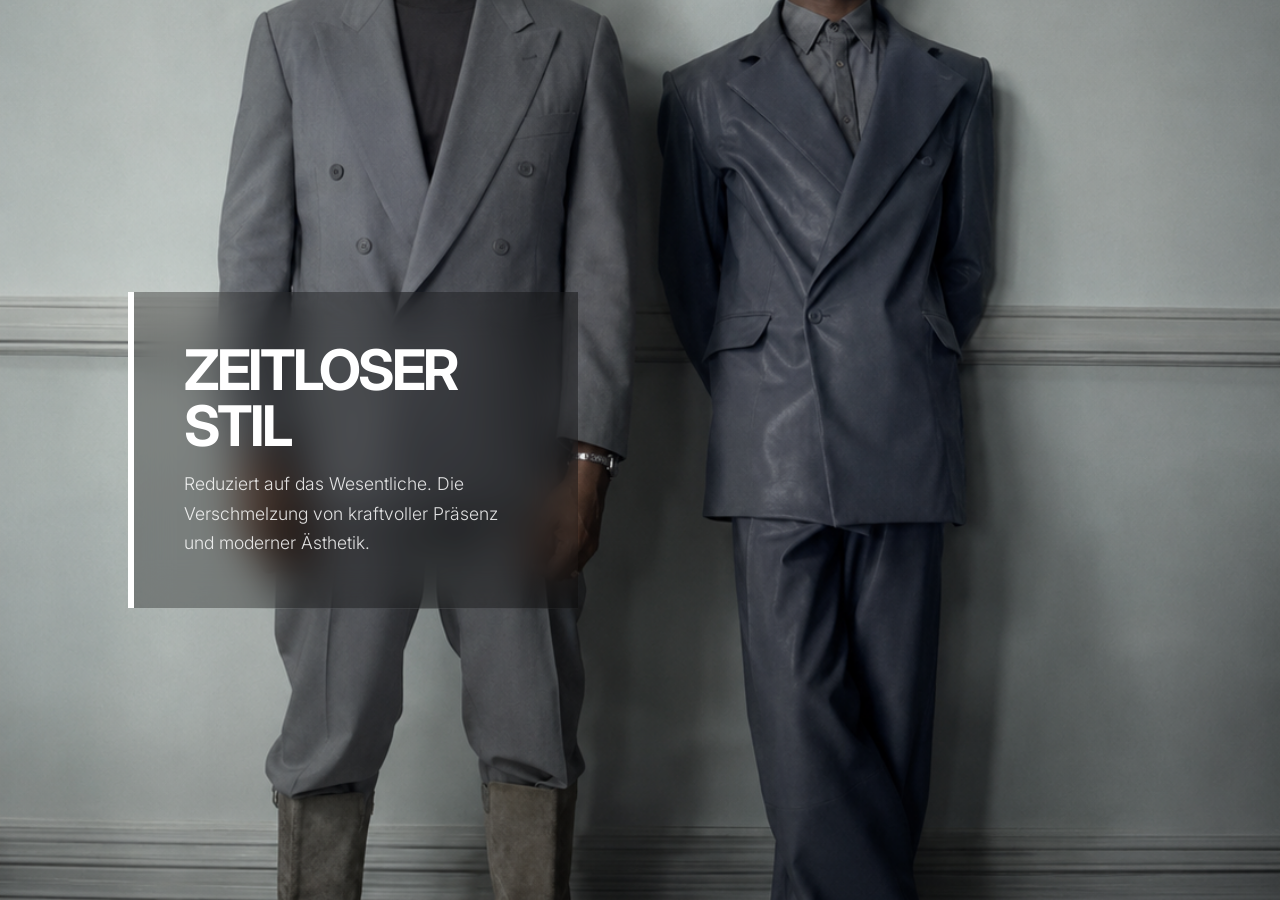
<file: index.html>
<!DOCTYPE html>
<html lang="de">
<head>
    <meta charset="UTF-8">
    <meta name="viewport" content="width=device-width, initial-scale=1.0">
    <title>High-End Ästhetik</title>
    <link href="https://fonts.googleapis.com/css2?family=Inter:wght@300;700&display=swap" rel="stylesheet">
    <style>
        * { margin: 0; padding: 0; box-sizing: border-box; }
        
        body, html {
            height: 100%;
            font-family: 'Inter', sans-serif;
            color: #ffffff;
            overflow: hidden;
        }

        /* Hero Sektion mit sanftem Zoom-Effekt beim Laden */
        .hero {
            height: 100vh;
            width: 100vw;
            background: url('kanye.png') no-repeat center center fixed;
            background-size: cover;
            display: flex;
            align-items: center;
            justify-content: flex-start;
            padding-left: 10%;
            animation: zoomIn 15s infinite alternate ease-in-out;
        }

        /* Glassmorphism mit subtiler Schatten-Animation */
        .content {
            background: rgba(0, 0, 0, 0.3);
            backdrop-filter: blur(20px);
            -webkit-backdrop-filter: blur(20px);
            padding: 50px;
            border-left: 6px solid #ffffff;
            max-width: 450px;
            animation: slideIn 1.2s cubic-bezier(0.16, 1, 0.3, 1);
        }

        h1 {
            font-size: 3.5rem;
            letter-spacing: -3px;
            text-transform: uppercase;
            margin-bottom: 15px;
            line-height: 1;
        }

        p {
            font-size: 1.1rem;
            font-weight: 300;
            line-height: 1.7;
            opacity: 0.85;
        }

        /* Animationen */
        @keyframes zoomIn {
            from { background-size: 100% 100%; }
            to { background-size: 110% 110%; }
        }

        @keyframes slideIn {
            from { opacity: 0; transform: translateX(-50px); }
            to { opacity: 1; transform: translateX(0); }
        }
    </style>
</head>
<body>

<div class="hero">
    <div class="content">
        <h1>Zeitloser Stil</h1>
        <p>Reduziert auf das Wesentliche. Die Verschmelzung von kraftvoller Präsenz und moderner Ästhetik.</p>
    </div>
</div>

</body>
</html>
</file>
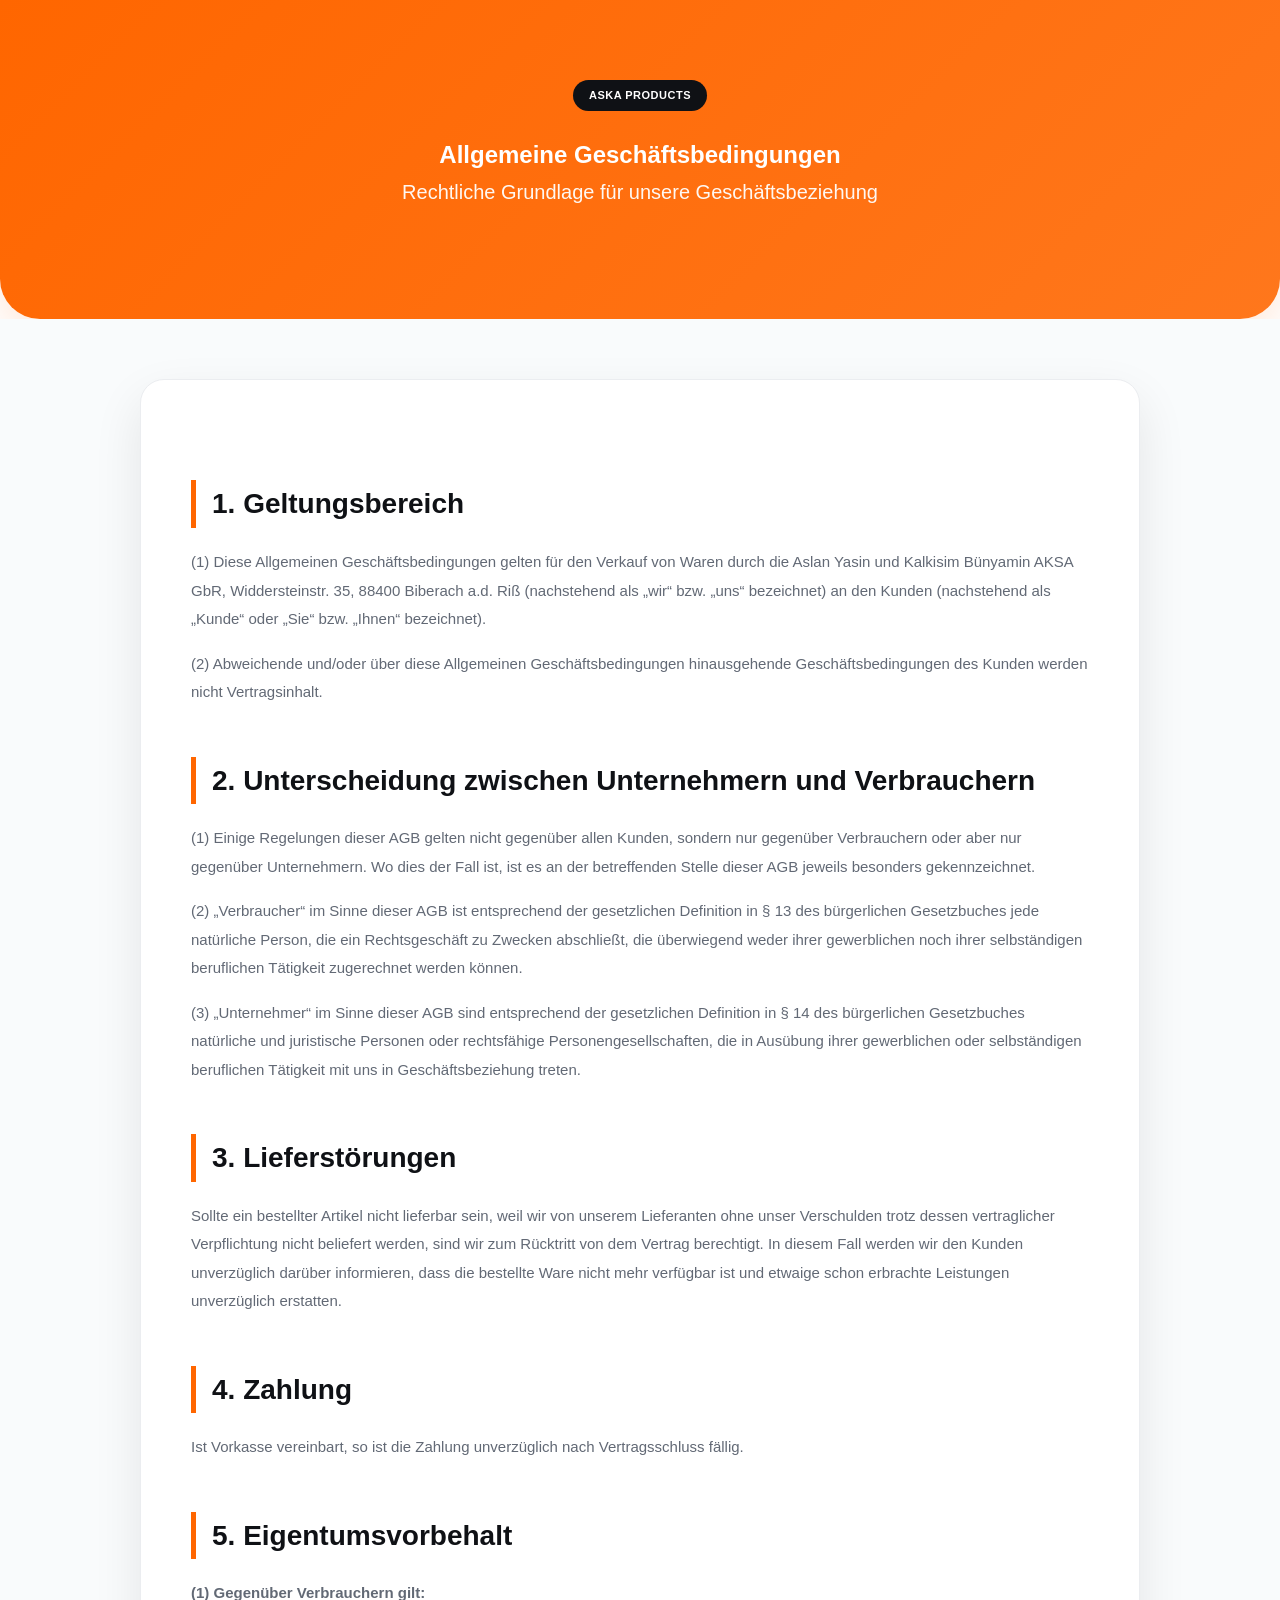
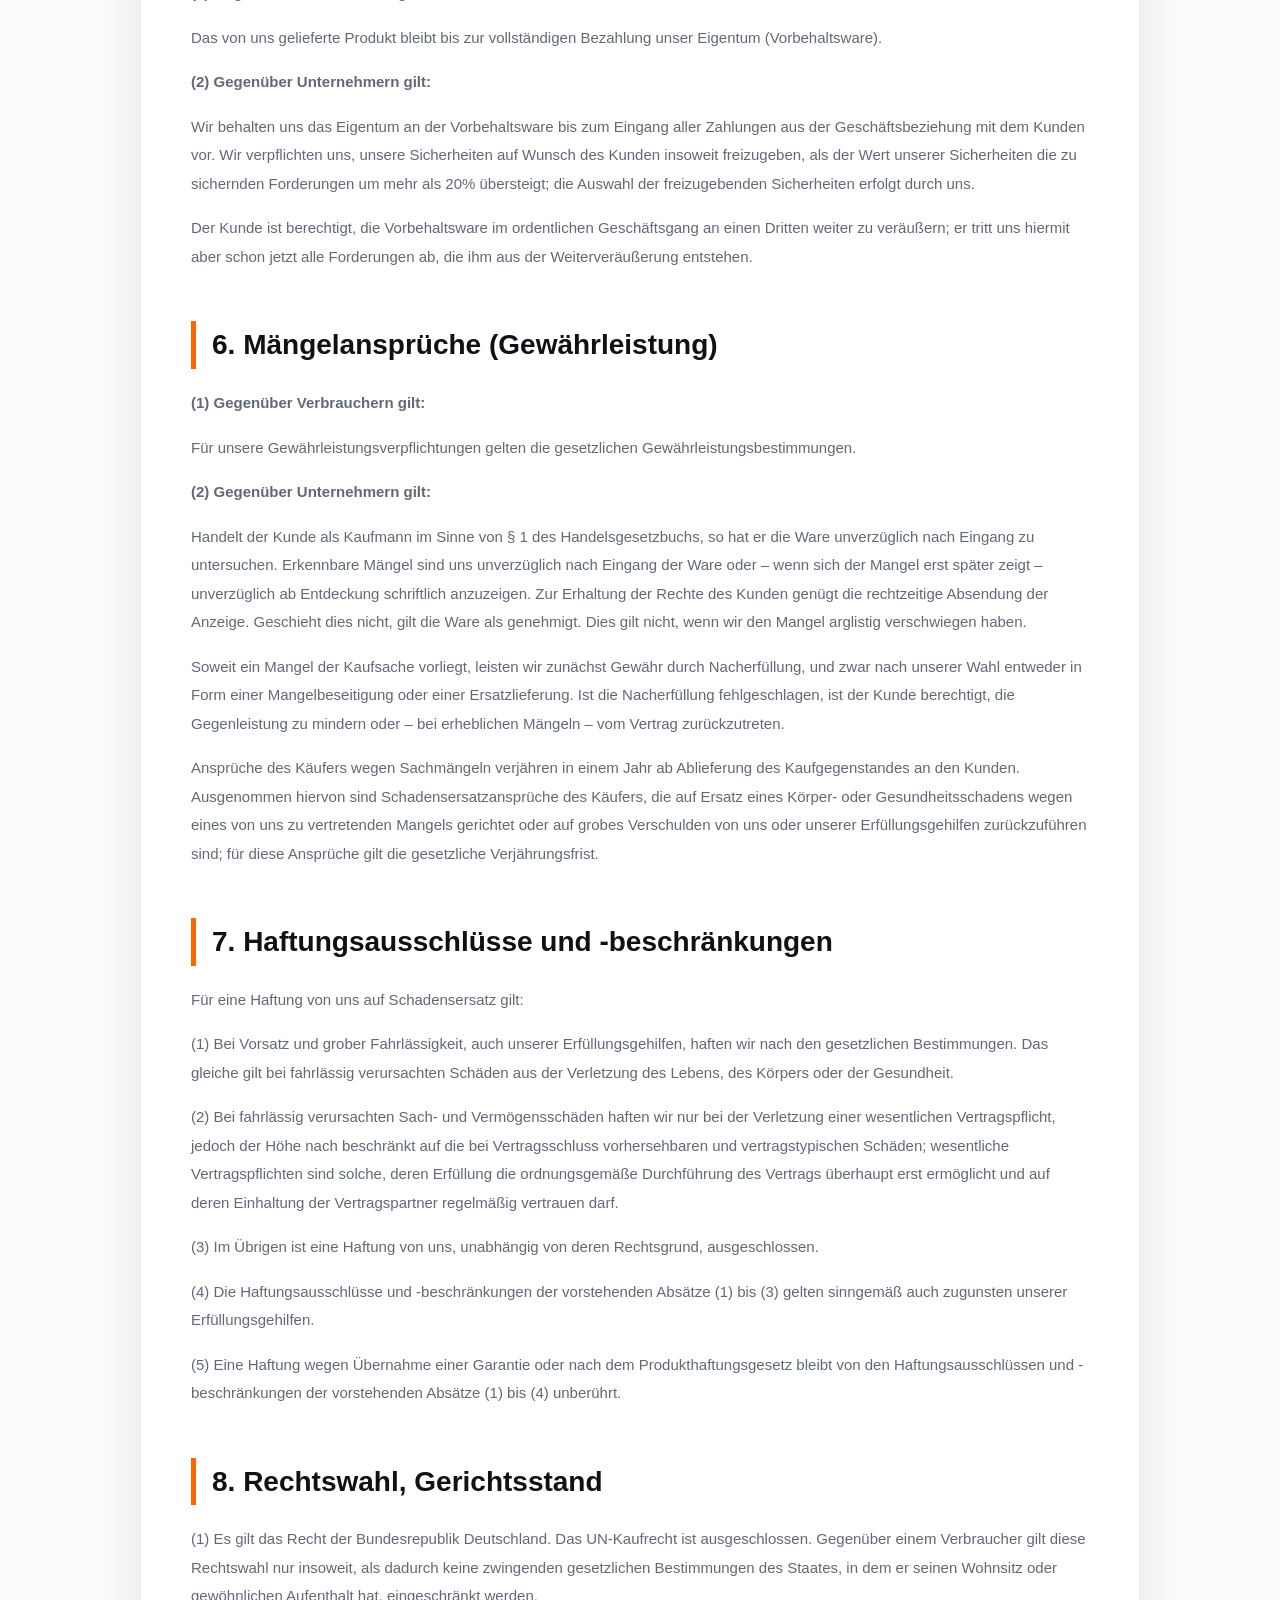
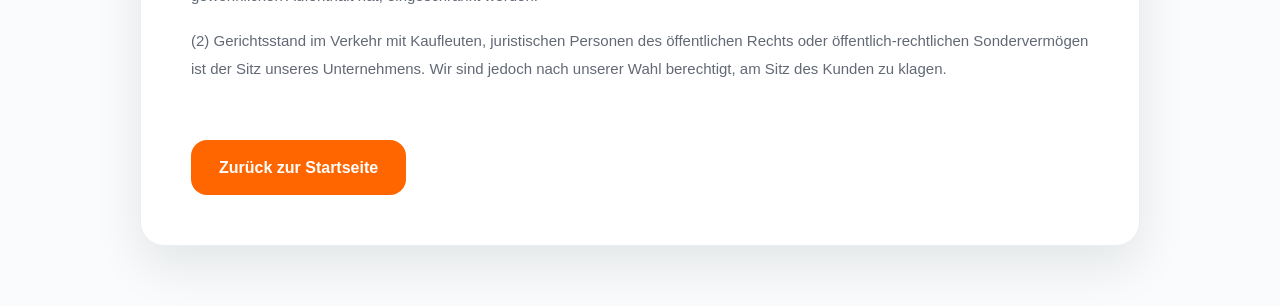
<file: agb.html>
<!DOCTYPE html>
<html lang="de">
<head>
<meta charset="UTF-8">
<meta name="viewport" content="width=device-width, initial-scale=1.0">
<title>AGB | ASKA PRODUCTS</title>
<link rel="stylesheet" href="style.css">
</head>
<body>

<section class="hero" style="padding:80px 6%; text-align:center;">
    <div style="width:100%;">
        <div class="hero-badge">ASKA PRODUCTS</div>
        <h1>Allgemeine Geschäftsbedingungen</h1>
        <p class="hero-tagline">Rechtliche Grundlage für unsere Geschäftsbeziehung</p>
    </div>
</section>

<div class="legal-page">
<div class="legal-container">

<h2>1. Geltungsbereich</h2>

<p>
(1) Diese Allgemeinen Geschäftsbedingungen gelten für den Verkauf von Waren durch die
Aslan Yasin und Kalkisim Bünyamin AKSA GbR, Widdersteinstr. 35, 88400 Biberach a.d. Riß
(nachstehend als „wir“ bzw. „uns“ bezeichnet) an den Kunden (nachstehend als „Kunde“ oder „Sie“ bzw. „Ihnen“ bezeichnet).
</p>

<p>
(2) Abweichende und/oder über diese Allgemeinen Geschäftsbedingungen hinausgehende Geschäftsbedingungen des Kunden werden nicht Vertragsinhalt.
</p>

<h2>2. Unterscheidung zwischen Unternehmern und Verbrauchern</h2>

<p>
(1) Einige Regelungen dieser AGB gelten nicht gegenüber allen Kunden, sondern nur gegenüber Verbrauchern oder aber nur gegenüber Unternehmern. Wo dies der Fall ist, ist es an der betreffenden Stelle dieser AGB jeweils besonders gekennzeichnet.
</p>

<p>
(2) „Verbraucher“ im Sinne dieser AGB ist entsprechend der gesetzlichen Definition in § 13 des bürgerlichen Gesetzbuches jede natürliche Person, die ein Rechtsgeschäft zu Zwecken abschließt, die überwiegend weder ihrer gewerblichen noch ihrer selbständigen beruflichen Tätigkeit zugerechnet werden können.
</p>

<p>
(3) „Unternehmer“ im Sinne dieser AGB sind entsprechend der gesetzlichen Definition in § 14 des bürgerlichen Gesetzbuches natürliche und juristische Personen oder rechtsfähige Personengesellschaften, die in Ausübung ihrer gewerblichen oder selbständigen beruflichen Tätigkeit mit uns in Geschäftsbeziehung treten.
</p>

<h2>3. Lieferstörungen</h2>

<p>
Sollte ein bestellter Artikel nicht lieferbar sein, weil wir von unserem Lieferanten ohne unser Verschulden trotz dessen vertraglicher Verpflichtung nicht beliefert werden, sind wir zum Rücktritt von dem Vertrag berechtigt. In diesem Fall werden wir den Kunden unverzüglich darüber informieren, dass die bestellte Ware nicht mehr verfügbar ist und etwaige schon erbrachte Leistungen unverzüglich erstatten.
</p>

<h2>4. Zahlung</h2>

<p>
Ist Vorkasse vereinbart, so ist die Zahlung unverzüglich nach Vertragsschluss fällig.
</p>

<h2>5. Eigentumsvorbehalt</h2>

<p><strong>(1) Gegenüber Verbrauchern gilt:</strong></p>

<p>
Das von uns gelieferte Produkt bleibt bis zur vollständigen Bezahlung unser Eigentum (Vorbehaltsware).
</p>

<p><strong>(2) Gegenüber Unternehmern gilt:</strong></p>

<p>
Wir behalten uns das Eigentum an der Vorbehaltsware bis zum Eingang aller Zahlungen aus der Geschäftsbeziehung mit dem Kunden vor. Wir verpflichten uns, unsere Sicherheiten auf Wunsch des Kunden insoweit freizugeben, als der Wert unserer Sicherheiten die zu sichernden Forderungen um mehr als 20% übersteigt; die Auswahl der freizugebenden Sicherheiten erfolgt durch uns.
</p>

<p>
Der Kunde ist berechtigt, die Vorbehaltsware im ordentlichen Geschäftsgang an einen Dritten weiter zu veräußern; er tritt uns hiermit aber schon jetzt alle Forderungen ab, die ihm aus der Weiterveräußerung entstehen.
</p>

<h2>6. Mängelansprüche (Gewährleistung)</h2>

<p><strong>(1) Gegenüber Verbrauchern gilt:</strong></p>

<p>
Für unsere Gewährleistungsverpflichtungen gelten die gesetzlichen Gewährleistungsbestimmungen.
</p>

<p><strong>(2) Gegenüber Unternehmern gilt:</strong></p>

<p>
Handelt der Kunde als Kaufmann im Sinne von § 1 des Handelsgesetzbuchs, so hat er die Ware unverzüglich nach Eingang zu untersuchen. Erkennbare Mängel sind uns unverzüglich nach Eingang der Ware oder – wenn sich der Mangel erst später zeigt – unverzüglich ab Entdeckung schriftlich anzuzeigen. Zur Erhaltung der Rechte des Kunden genügt die rechtzeitige Absendung der Anzeige. Geschieht dies nicht, gilt die Ware als genehmigt. Dies gilt nicht, wenn wir den Mangel arglistig verschwiegen haben.
</p>

<p>
Soweit ein Mangel der Kaufsache vorliegt, leisten wir zunächst Gewähr durch Nacherfüllung, und zwar nach unserer Wahl entweder in Form einer Mangelbeseitigung oder einer Ersatzlieferung. Ist die Nacherfüllung fehlgeschlagen, ist der Kunde berechtigt, die Gegenleistung zu mindern oder – bei erheblichen Mängeln – vom Vertrag zurückzutreten.
</p>

<p>
Ansprüche des Käufers wegen Sachmängeln verjähren in einem Jahr ab Ablieferung des Kaufgegenstandes an den Kunden. Ausgenommen hiervon sind Schadensersatzansprüche des Käufers, die auf Ersatz eines Körper- oder Gesundheitsschadens wegen eines von uns zu vertretenden Mangels gerichtet oder auf grobes Verschulden von uns oder unserer Erfüllungsgehilfen zurückzuführen sind; für diese Ansprüche gilt die gesetzliche Verjährungsfrist.
</p>

<h2>7. Haftungsausschlüsse und -beschränkungen</h2>

<p>
Für eine Haftung von uns auf Schadensersatz gilt:
</p>

<p>
(1) Bei Vorsatz und grober Fahrlässigkeit, auch unserer Erfüllungsgehilfen, haften wir nach den gesetzlichen Bestimmungen. Das gleiche gilt bei fahrlässig verursachten Schäden aus der Verletzung des Lebens, des Körpers oder der Gesundheit.
</p>

<p>
(2) Bei fahrlässig verursachten Sach- und Vermögensschäden haften wir nur bei der Verletzung einer wesentlichen Vertragspflicht, jedoch der Höhe nach beschränkt auf die bei Vertragsschluss vorhersehbaren und vertragstypischen Schäden; wesentliche Vertragspflichten sind solche, deren Erfüllung die ordnungsgemäße Durchführung des Vertrags überhaupt erst ermöglicht und auf deren Einhaltung der Vertragspartner regelmäßig vertrauen darf.
</p>

<p>
(3) Im Übrigen ist eine Haftung von uns, unabhängig von deren Rechtsgrund, ausgeschlossen.
</p>

<p>
(4) Die Haftungsausschlüsse und -beschränkungen der vorstehenden Absätze (1) bis (3) gelten sinngemäß auch zugunsten unserer Erfüllungsgehilfen.
</p>

<p>
(5) Eine Haftung wegen Übernahme einer Garantie oder nach dem Produkthaftungsgesetz bleibt von den Haftungsausschlüssen und -beschränkungen der vorstehenden Absätze (1) bis (4) unberührt.
</p>

<h2>8. Rechtswahl, Gerichtsstand</h2>

<p>
(1) Es gilt das Recht der Bundesrepublik Deutschland. Das UN-Kaufrecht ist ausgeschlossen. Gegenüber einem Verbraucher gilt diese Rechtswahl nur insoweit, als dadurch keine zwingenden gesetzlichen Bestimmungen des Staates, in dem er seinen Wohnsitz oder gewöhnlichen Aufenthalt hat, eingeschränkt werden.
</p>

<p>
(2) Gerichtsstand im Verkehr mit Kaufleuten, juristischen Personen des öffentlichen Rechts oder öffentlich-rechtlichen Sondervermögen ist der Sitz unseres Unternehmens. Wir sind jedoch nach unserer Wahl berechtigt, am Sitz des Kunden zu klagen.
</p>

<a href="index.html" class="back-home">Zurück zur Startseite</a>

</div>
</div>

</body>
</html>
</file>
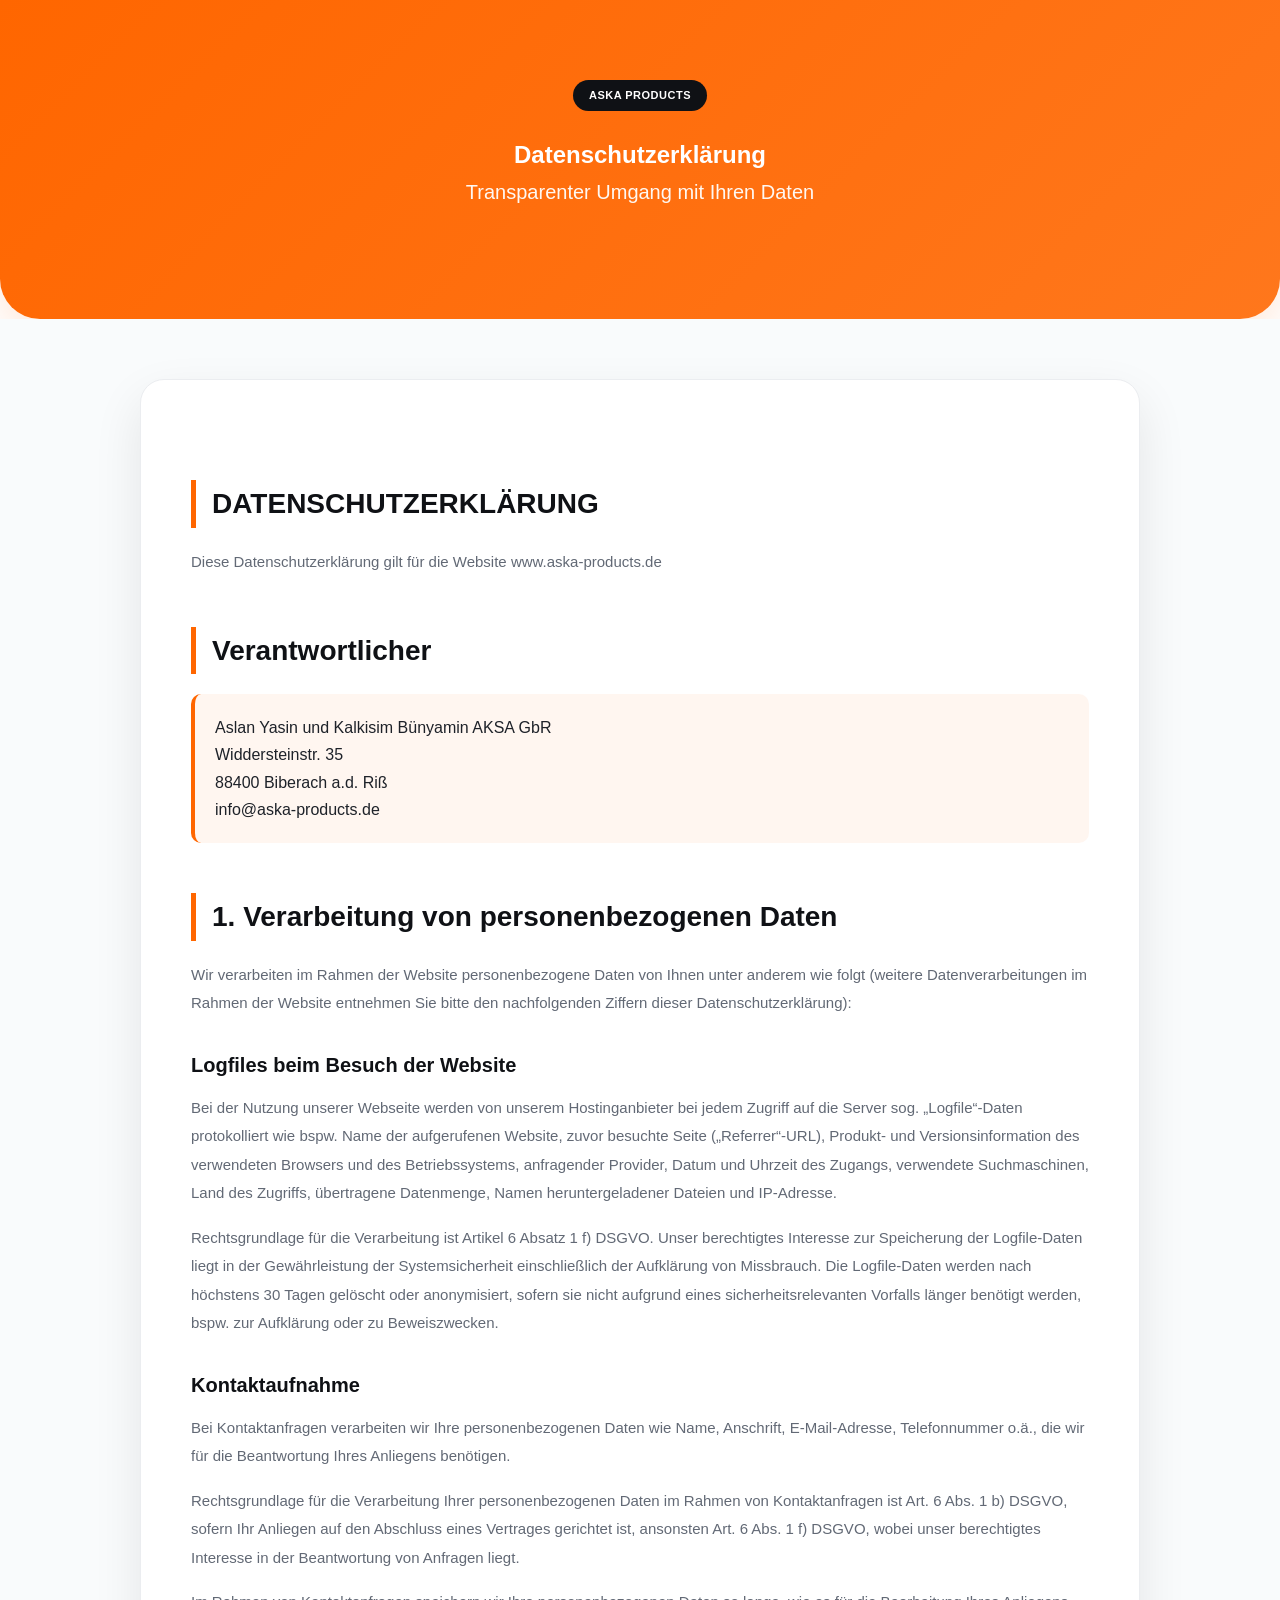
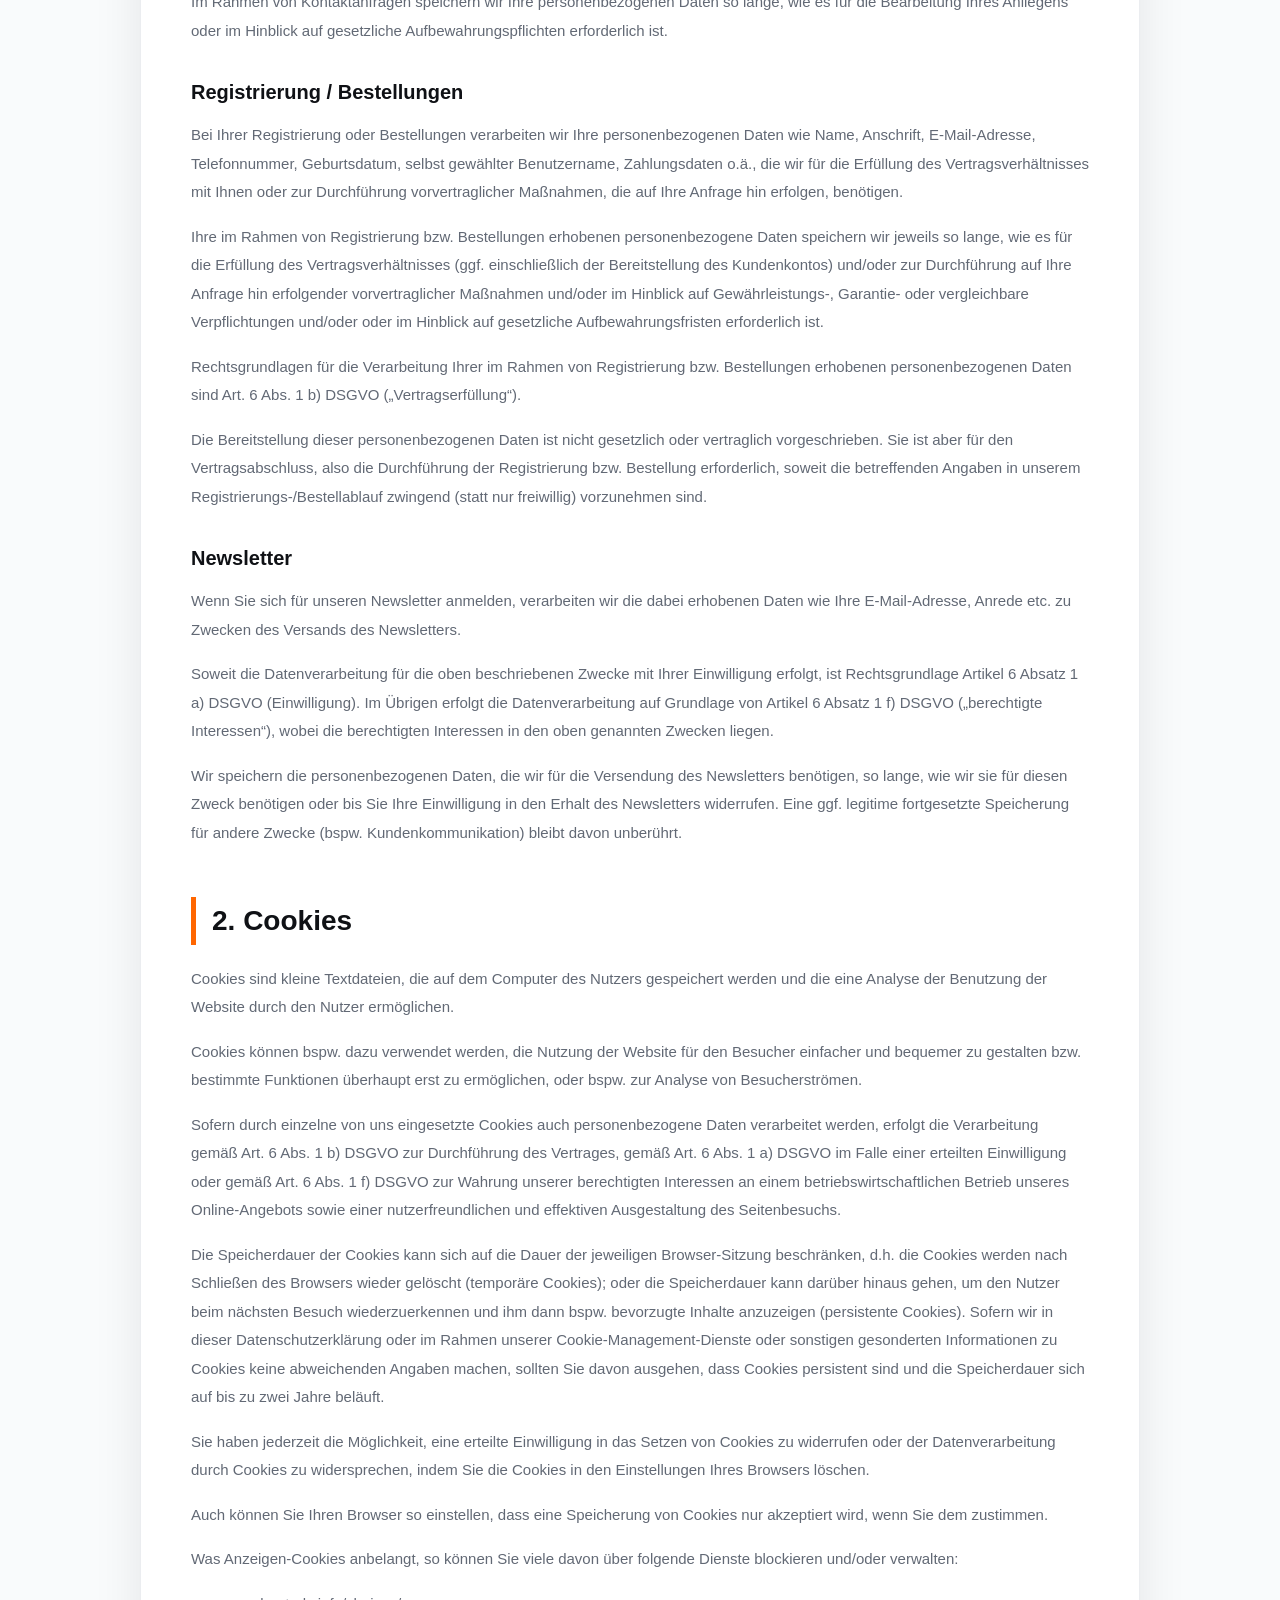
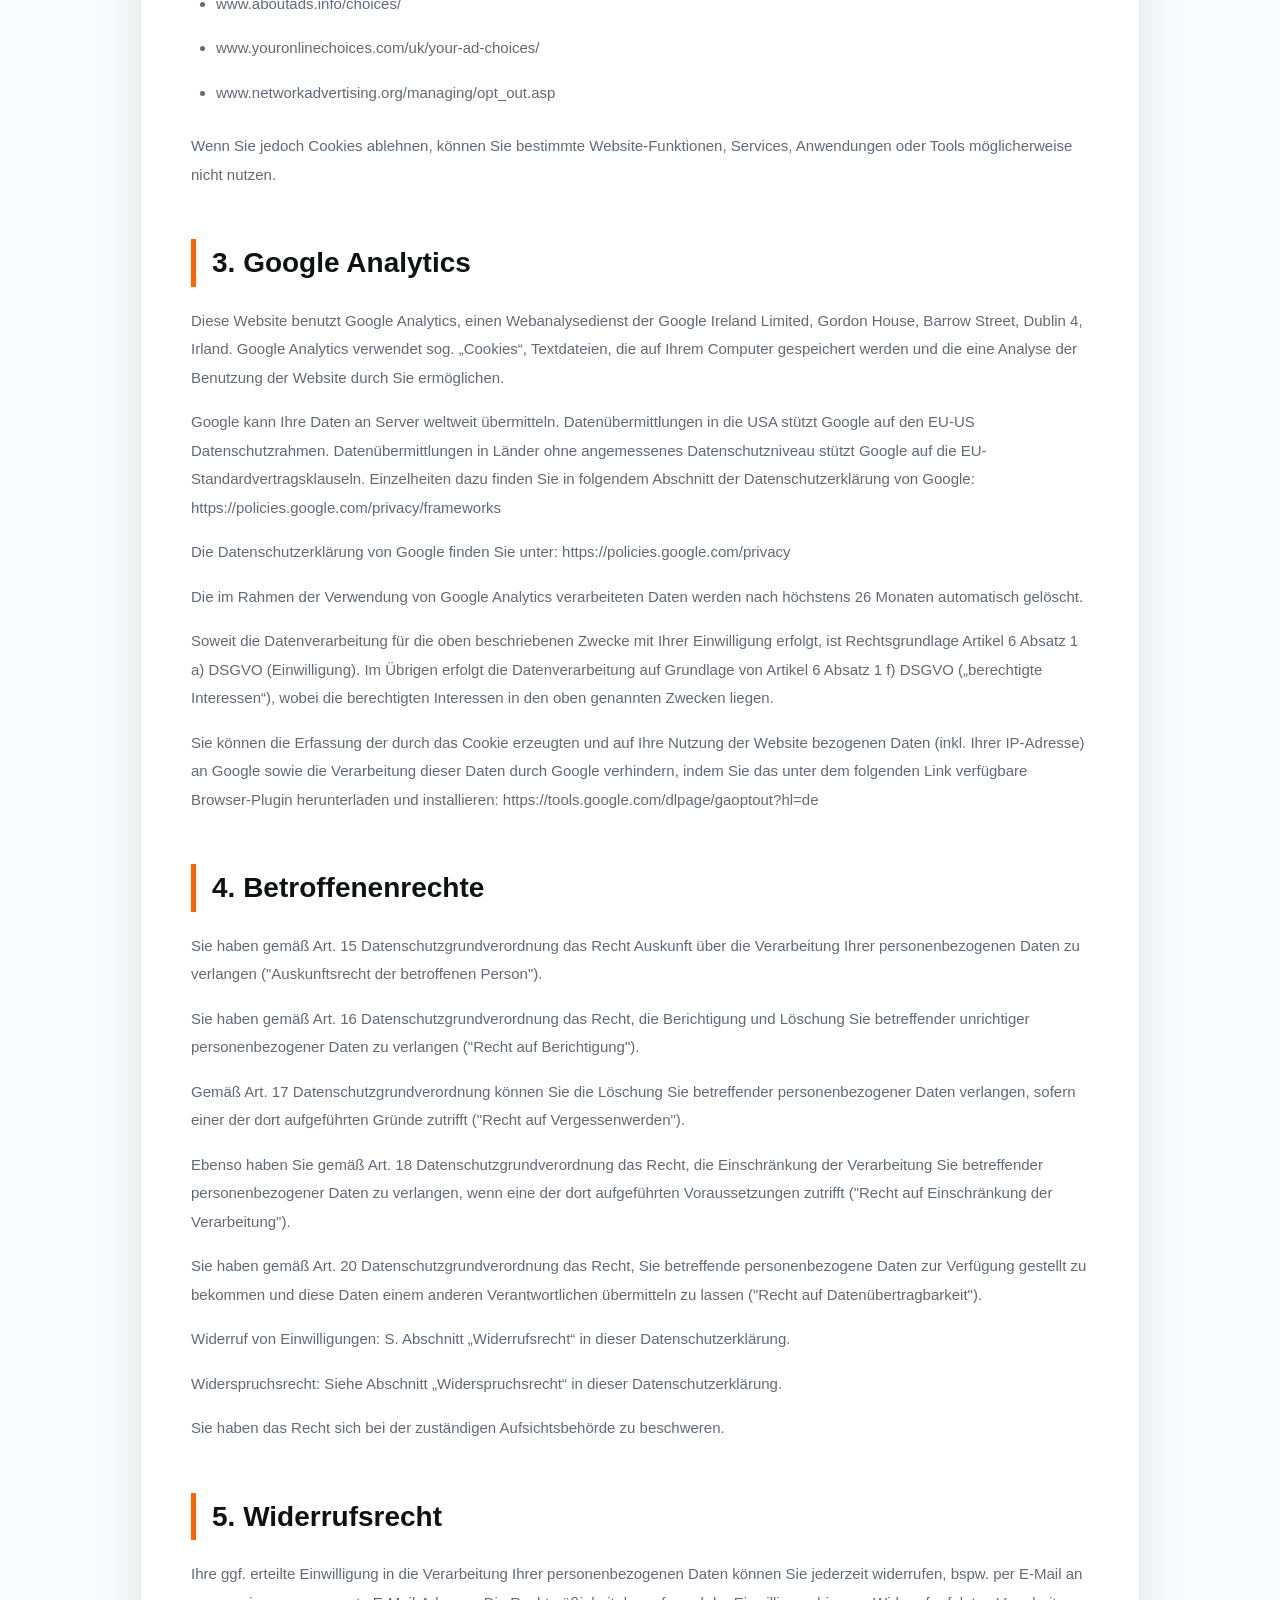
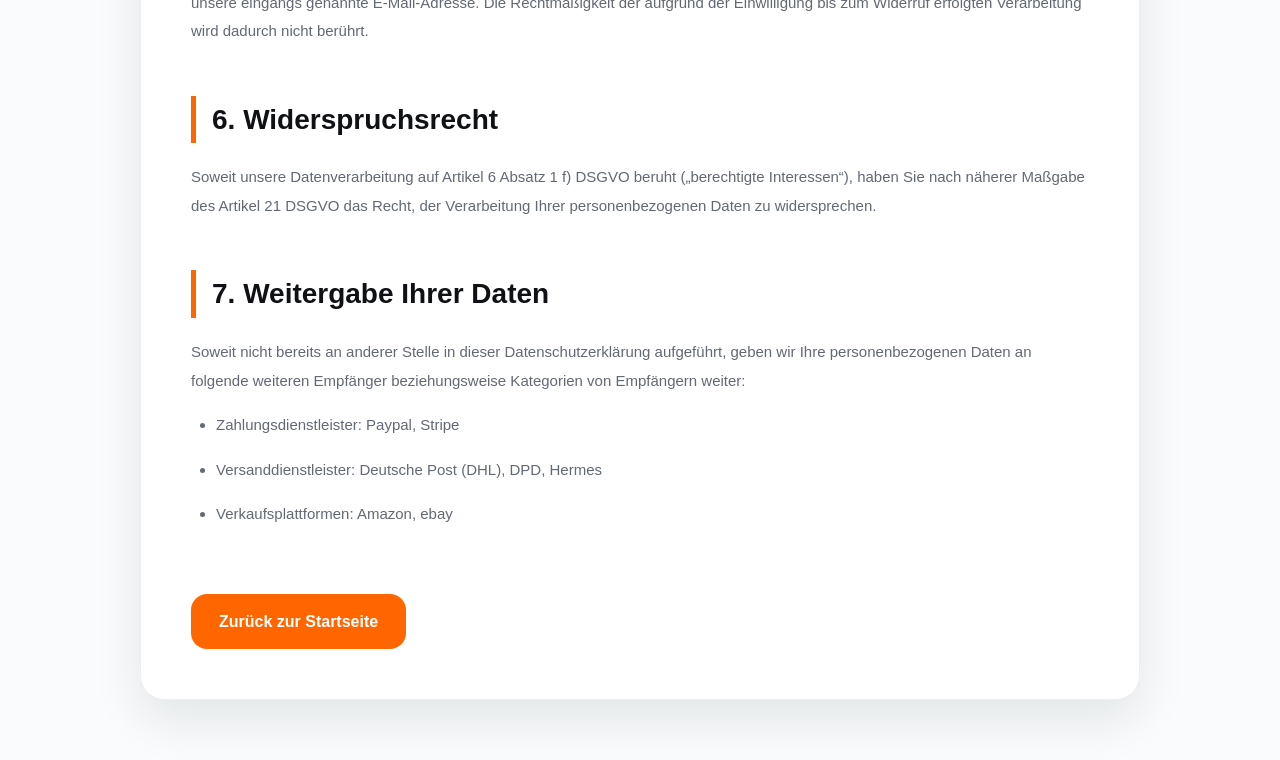
<file: datenschutz.html>
<!DOCTYPE html>
<html lang="de">
<head>
<meta charset="UTF-8">
<meta name="viewport" content="width=device-width, initial-scale=1.0">
<title>Datenschutzerklärung | ASKA PRODUCTS</title>
<link rel="stylesheet" href="style.css">
</head>
<body>

<section class="hero" style="padding:80px 6%; text-align:center;">
    <div style="width:100%;">
        <div class="hero-badge">ASKA PRODUCTS</div>
        <h1>Datenschutzerklärung</h1>
        <p class="hero-tagline">Transparenter Umgang mit Ihren Daten</p>
    </div>
</section>

<div class="legal-page">
<div class="legal-container">

<h2>DATENSCHUTZERKLÄRUNG</h2>

<p>Diese Datenschutzerklärung gilt für die Website www.aska-products.de</p>

<h2>Verantwortlicher</h2>

<div class="legal-highlight">
Aslan Yasin und Kalkisim Bünyamin AKSA GbR<br>
Widdersteinstr. 35<br>
88400 Biberach a.d. Riß<br>
info@aska-products.de
</div>

<h2>1. Verarbeitung von personenbezogenen Daten</h2>

<p>
Wir verarbeiten im Rahmen der Website personenbezogene Daten von Ihnen unter anderem wie folgt (weitere Datenverarbeitungen im Rahmen der Website entnehmen Sie bitte den nachfolgenden Ziffern dieser Datenschutzerklärung):
</p>

<h3>Logfiles beim Besuch der Website</h3>

<p>
Bei der Nutzung unserer Webseite werden von unserem Hostinganbieter bei jedem Zugriff auf die Server sog. „Logfile“-Daten protokolliert wie bspw. Name der aufgerufenen Website, zuvor besuchte Seite („Referrer“-URL), Produkt- und Versionsinformation des verwendeten Browsers und des Betriebssystems, anfragender Provider, Datum und Uhrzeit des Zugangs, verwendete Suchmaschinen, Land des Zugriffs, übertragene Datenmenge, Namen heruntergeladener Dateien und IP-Adresse.
</p>

<p>
Rechtsgrundlage für die Verarbeitung ist Artikel 6 Absatz 1 f) DSGVO. Unser berechtigtes Interesse zur Speicherung der Logfile-Daten liegt in der Gewährleistung der Systemsicherheit einschließlich der Aufklärung von Missbrauch. Die Logfile-Daten werden nach höchstens 30 Tagen gelöscht oder anonymisiert, sofern sie nicht aufgrund eines sicherheitsrelevanten Vorfalls länger benötigt werden, bspw. zur Aufklärung oder zu Beweiszwecken.
</p>

<h3>Kontaktaufnahme</h3>

<p>
Bei Kontaktanfragen verarbeiten wir Ihre personenbezogenen Daten wie Name, Anschrift, E-Mail-Adresse, Telefonnummer o.ä., die wir für die Beantwortung Ihres Anliegens benötigen.
</p>

<p>
Rechtsgrundlage für die Verarbeitung Ihrer personenbezogenen Daten im Rahmen von Kontaktanfragen ist Art. 6 Abs. 1 b) DSGVO, sofern Ihr Anliegen auf den Abschluss eines Vertrages gerichtet ist, ansonsten Art. 6 Abs. 1 f) DSGVO, wobei unser berechtigtes Interesse in der Beantwortung von Anfragen liegt.
</p>

<p>
Im Rahmen von Kontaktanfragen speichern wir Ihre personenbezogenen Daten so lange, wie es für die Bearbeitung Ihres Anliegens oder im Hinblick auf gesetzliche Aufbewahrungspflichten erforderlich ist.
</p>

<h3>Registrierung / Bestellungen</h3>

<p>
Bei Ihrer Registrierung oder Bestellungen verarbeiten wir Ihre personenbezogenen Daten wie Name, Anschrift, E-Mail-Adresse, Telefonnummer, Geburtsdatum, selbst gewählter Benutzername, Zahlungsdaten o.ä., die wir für die Erfüllung des Vertragsverhältnisses mit Ihnen oder zur Durchführung vorvertraglicher Maßnahmen, die auf Ihre Anfrage hin erfolgen, benötigen.
</p>

<p>
Ihre im Rahmen von Registrierung bzw. Bestellungen erhobenen personenbezogene Daten speichern wir jeweils so lange, wie es für die Erfüllung des Vertragsverhältnisses (ggf. einschließlich der Bereitstellung des Kundenkontos) und/oder zur Durchführung auf Ihre Anfrage hin erfolgender vorvertraglicher Maßnahmen und/oder im Hinblick auf Gewährleistungs-, Garantie- oder vergleichbare Verpflichtungen und/oder oder im Hinblick auf gesetzliche Aufbewahrungsfristen erforderlich ist.
</p>

<p>
Rechtsgrundlagen für die Verarbeitung Ihrer im Rahmen von Registrierung bzw. Bestellungen erhobenen personenbezogenen Daten sind Art. 6 Abs. 1 b) DSGVO („Vertragserfüllung“).
</p>

<p>
Die Bereitstellung dieser personenbezogenen Daten ist nicht gesetzlich oder vertraglich vorgeschrieben. Sie ist aber für den Vertragsabschluss, also die Durchführung der Registrierung bzw. Bestellung erforderlich, soweit die betreffenden Angaben in unserem Registrierungs-/Bestellablauf zwingend (statt nur freiwillig) vorzunehmen sind.
</p>

<h3>Newsletter</h3>

<p>
Wenn Sie sich für unseren Newsletter anmelden, verarbeiten wir die dabei erhobenen Daten wie Ihre E-Mail-Adresse, Anrede etc. zu Zwecken des Versands des Newsletters.
</p>

<p>
Soweit die Datenverarbeitung für die oben beschriebenen Zwecke mit Ihrer Einwilligung erfolgt, ist Rechtsgrundlage Artikel 6 Absatz 1 a) DSGVO (Einwilligung). Im Übrigen erfolgt die Datenverarbeitung auf Grundlage von Artikel 6 Absatz 1 f) DSGVO („berechtigte Interessen“), wobei die berechtigten Interessen in den oben genannten Zwecken liegen.
</p>

<p>
Wir speichern die personenbezogenen Daten, die wir für die Versendung des Newsletters benötigen, so lange, wie wir sie für diesen Zweck benötigen oder bis Sie Ihre Einwilligung in den Erhalt des Newsletters widerrufen. Eine ggf. legitime fortgesetzte Speicherung für andere Zwecke (bspw. Kundenkommunikation) bleibt davon unberührt.
</p>

<h2>2. Cookies</h2>

<p>
Cookies sind kleine Textdateien, die auf dem Computer des Nutzers gespeichert werden und die eine Analyse der Benutzung der Website durch den Nutzer ermöglichen.
</p>

<p>
Cookies können bspw. dazu verwendet werden, die Nutzung der Website für den Besucher einfacher und bequemer zu gestalten bzw. bestimmte Funktionen überhaupt erst zu ermöglichen, oder bspw. zur Analyse von Besucherströmen.
</p>

<p>
Sofern durch einzelne von uns eingesetzte Cookies auch personenbezogene Daten verarbeitet werden, erfolgt die Verarbeitung gemäß Art. 6 Abs. 1 b) DSGVO zur Durchführung des Vertrages, gemäß Art. 6 Abs. 1 a) DSGVO im Falle einer erteilten Einwilligung oder gemäß Art. 6 Abs. 1 f) DSGVO zur Wahrung unserer berechtigten Interessen an einem betriebswirtschaftlichen Betrieb unseres Online-Angebots sowie einer nutzerfreundlichen und effektiven Ausgestaltung des Seitenbesuchs.
</p>

<p>
Die Speicherdauer der Cookies kann sich auf die Dauer der jeweiligen Browser-Sitzung beschränken, d.h. die Cookies werden nach Schließen des Browsers wieder gelöscht (temporäre Cookies); oder die Speicherdauer kann darüber hinaus gehen, um den Nutzer beim nächsten Besuch wiederzuerkennen und ihm dann bspw. bevorzugte Inhalte anzuzeigen (persistente Cookies). Sofern wir in dieser Datenschutzerklärung oder im Rahmen unserer Cookie-Management-Dienste oder sonstigen gesonderten Informationen zu Cookies keine abweichenden Angaben machen, sollten Sie davon ausgehen, dass Cookies persistent sind und die Speicherdauer sich auf bis zu zwei Jahre beläuft.
</p>

<p>
Sie haben jederzeit die Möglichkeit, eine erteilte Einwilligung in das Setzen von Cookies zu widerrufen oder der Datenverarbeitung durch Cookies zu widersprechen, indem Sie die Cookies in den Einstellungen Ihres Browsers löschen.
</p>

<p>
Auch können Sie Ihren Browser so einstellen, dass eine Speicherung von Cookies nur akzeptiert wird, wenn Sie dem zustimmen.
</p>

<p>
Was Anzeigen-Cookies anbelangt, so können Sie viele davon über folgende Dienste blockieren und/oder verwalten:
</p>

<ul>
<li>www.aboutads.info/choices/</li>
<li>www.youronlinechoices.com/uk/your-ad-choices/</li>
<li>www.networkadvertising.org/managing/opt_out.asp</li>
</ul>

<p>
Wenn Sie jedoch Cookies ablehnen, können Sie bestimmte Website-Funktionen, Services, Anwendungen oder Tools möglicherweise nicht nutzen.
</p>

<h2>3. Google Analytics</h2>

<p>
Diese Website benutzt Google Analytics, einen Webanalysedienst der Google Ireland Limited, Gordon House, Barrow Street, Dublin 4, Irland. Google Analytics verwendet sog. „Cookies“, Textdateien, die auf Ihrem Computer gespeichert werden und die eine Analyse der Benutzung der Website durch Sie ermöglichen.
</p>

<p>
Google kann Ihre Daten an Server weltweit übermitteln. Datenübermittlungen in die USA stützt Google auf den EU-US Datenschutzrahmen. Datenübermittlungen in Länder ohne angemessenes Datenschutzniveau stützt Google auf die EU-Standardvertragsklauseln. Einzelheiten dazu finden Sie in folgendem Abschnitt der Datenschutzerklärung von Google:
https://policies.google.com/privacy/frameworks
</p>

<p>
Die Datenschutzerklärung von Google finden Sie unter:
https://policies.google.com/privacy
</p>

<p>
Die im Rahmen der Verwendung von Google Analytics verarbeiteten Daten werden nach höchstens 26 Monaten automatisch gelöscht.
</p>

<p>
Soweit die Datenverarbeitung für die oben beschriebenen Zwecke mit Ihrer Einwilligung erfolgt, ist Rechtsgrundlage Artikel 6 Absatz 1 a) DSGVO (Einwilligung). Im Übrigen erfolgt die Datenverarbeitung auf Grundlage von Artikel 6 Absatz 1 f) DSGVO („berechtigte Interessen“), wobei die berechtigten Interessen in den oben genannten Zwecken liegen.
</p>

<p>
Sie können die Erfassung der durch das Cookie erzeugten und auf Ihre Nutzung der Website bezogenen Daten (inkl. Ihrer IP-Adresse) an Google sowie die Verarbeitung dieser Daten durch Google verhindern, indem Sie das unter dem folgenden Link verfügbare Browser-Plugin herunterladen und installieren:
https://tools.google.com/dlpage/gaoptout?hl=de
</p>

<h2>4. Betroffenenrechte</h2>

<p>Sie haben gemäß Art. 15 Datenschutzgrundverordnung das Recht Auskunft über die Verarbeitung Ihrer personenbezogenen Daten zu verlangen ("Auskunftsrecht der betroffenen Person").</p>

<p>Sie haben gemäß Art. 16 Datenschutzgrundverordnung das Recht, die Berichtigung und Löschung Sie betreffender unrichtiger personenbezogener Daten zu verlangen ("Recht auf Berichtigung").</p>

<p>Gemäß Art. 17 Datenschutzgrundverordnung können Sie die Löschung Sie betreffender personenbezogener Daten verlangen, sofern einer der dort aufgeführten Gründe zutrifft ("Recht auf Vergessenwerden").</p>

<p>Ebenso haben Sie gemäß Art. 18 Datenschutzgrundverordnung das Recht, die Einschränkung der Verarbeitung Sie betreffender personenbezogener Daten zu verlangen, wenn eine der dort aufgeführten Voraussetzungen zutrifft ("Recht auf Einschränkung der Verarbeitung").</p>

<p>Sie haben gemäß Art. 20 Datenschutzgrundverordnung das Recht, Sie betreffende personenbezogene Daten zur Verfügung gestellt zu bekommen und diese Daten einem anderen Verantwortlichen übermitteln zu lassen ("Recht auf Datenübertragbarkeit").</p>

<p>Widerruf von Einwilligungen: S. Abschnitt „Widerrufsrecht“ in dieser Datenschutzerklärung.</p>

<p>Widerspruchsrecht: Siehe Abschnitt „Widerspruchsrecht“ in dieser Datenschutzerklärung.</p>

<p>Sie haben das Recht sich bei der zuständigen Aufsichtsbehörde zu beschweren.</p>

<h2>5. Widerrufsrecht</h2>

<p>
Ihre ggf. erteilte Einwilligung in die Verarbeitung Ihrer personenbezogenen Daten können Sie jederzeit widerrufen, bspw. per E-Mail an unsere eingangs genannte E-Mail-Adresse. Die Rechtmäßigkeit der aufgrund der Einwilligung bis zum Widerruf erfolgten Verarbeitung wird dadurch nicht berührt.
</p>

<h2>6. Widerspruchsrecht</h2>

<p>
Soweit unsere Datenverarbeitung auf Artikel 6 Absatz 1 f) DSGVO beruht („berechtigte Interessen“), haben Sie nach näherer Maßgabe des Artikel 21 DSGVO das Recht, der Verarbeitung Ihrer personenbezogenen Daten zu widersprechen.
</p>

<h2>7. Weitergabe Ihrer Daten</h2>

<p>
Soweit nicht bereits an anderer Stelle in dieser Datenschutzerklärung aufgeführt, geben wir Ihre personenbezogenen Daten an folgende weiteren Empfänger beziehungsweise Kategorien von Empfängern weiter:
</p>

<ul>
<li>Zahlungsdienstleister: Paypal, Stripe</li>
<li>Versanddienstleister: Deutsche Post (DHL), DPD, Hermes</li>
<li>Verkaufsplattformen: Amazon, ebay</li>
</ul>
<a href="index.html" class="back-home">Zurück zur Startseite</a>

</div>
</div>

</body>
</html>
</file>
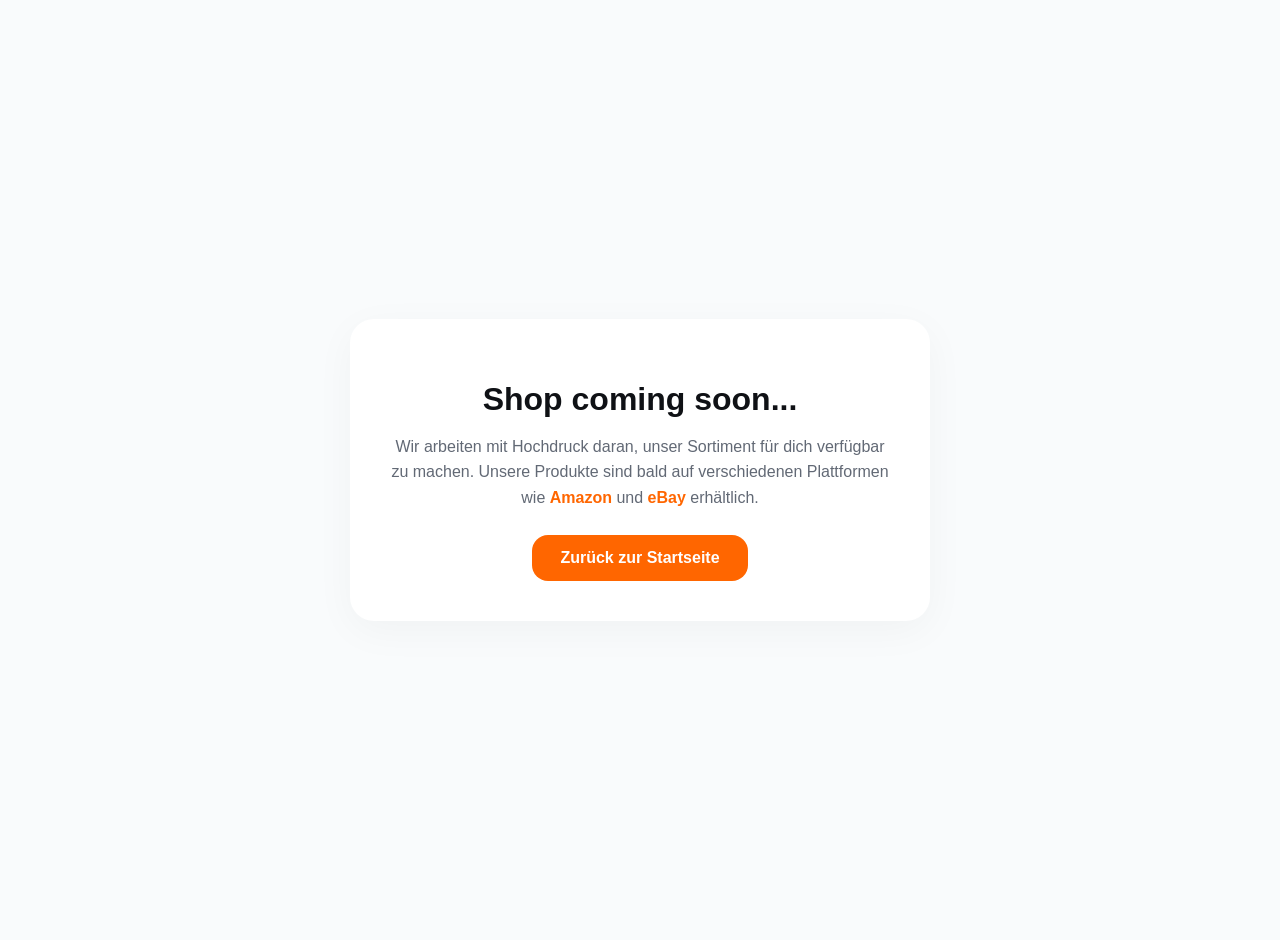
<file: shop.html>
<!DOCTYPE html>
<html lang="de">
<head>
    <meta charset="UTF-8">
    <meta name="viewport" content="width=device-width, initial-scale=1.0">
    <title>Shop | ASKA PRODUCTS</title>
    <style>
        body { 
            font-family: '-apple-system', BlinkMacSystemFont, 'Segoe UI', Roboto, sans-serif; 
            display: flex; justify-content: center; align-items: center; 
            height: 100vh; margin: 0; text-align: center; background-color: #f9fbfc; 
            padding: 20px;
        }
        .content { max-width: 500px; padding: 40px; background: #fff; border-radius: 24px; box-shadow: 0 10px 40px rgba(15,17,21,0.04); }
        h1 { color: #0f1115; margin-bottom: 16px; }
        p { color: #626975; line-height: 1.6; margin-bottom: 24px; }
        .highlight { color: #ff6600; font-weight: 700; }
        .btn-back { 
            display: inline-block; padding: 14px 28px; background: #ff6600; 
            color: #fff; text-decoration: none; border-radius: 16px; 
            font-weight: 700; transition: all 0.3s ease;
        }
        .btn-back:hover { background: #e05a00; transform: translateY(-2px); }
    </style>
</head>
<body>
    <div class="content">
        <h1>Shop coming soon...</h1>
        <p>Wir arbeiten mit Hochdruck daran, unser Sortiment für dich verfügbar zu machen. Unsere Produkte sind bald auf verschiedenen Plattformen wie <span class="highlight">Amazon</span> und <span class="highlight">eBay</span> erhältlich.</p>
        <a href="index.html" class="btn-back">Zurück zur Startseite</a>
    </div>
</body>
</html>
</file>
<file: style.css>
/* ASKA Premium 60-30-10 Design System - Mobile & High-Res Image Optimized */
:root {
    --primary-orange: #ff6600;         
    --primary-dark-orange: #e05a00;    
    --primary-light-orange: rgba(255, 102, 0, 0.06);
    --dark-black: #0f1115;             
    --dark-accent: #171a21;
    --text-main: #1e2229;              
    --text-muted: #626975;             
    --bg-white: #ffffff;               
    --bg-light-grey: #f9fbfc;          
    --border-color: #ebedf0;
    
    --radius-lg: 24px;
    --radius-md: 16px;
    --radius-sm: 10px;
    
    --transition-smooth: all 0.5s cubic-bezier(0.16, 1, 0.3, 1);
    --shadow-soft: 0 10px 40px rgba(15,17,21,0.04);
    --shadow-premium: 0 20px 50px rgba(15,17,21,0.09);
}

* {
    box-sizing: border-box;
    margin: 0;
    padding: 0;
    font-family: '-apple-system', BlinkMacSystemFont, 'Segoe UI', Roboto, Helvetica, Arial, sans-serif;
    scroll-behavior: smooth;
}

body {
    background-color: var(--bg-white);
    color: var(--text-main);
    line-height: 1.7;
    -webkit-font-smoothing: antialiased;
    overflow-x: hidden; 
}

/* Animations-Klassen */
.animate-fade-up {
    animation: fadeUp 1s cubic-bezier(0.16, 1, 0.3, 1) both;
}
@keyframes fadeUp {
    from { opacity: 0; transform: translateY(30px); }
    to { opacity: 1; transform: translateY(0); }
}

/* Header & Navigation */
.navbar {
    display: flex;
    justify-content: space-between;
    align-items: center;
    padding: 0 6%;
    height: 80px;
    background-color: rgba(255, 255, 255, 0.95);
    backdrop-filter: blur(10px);
    position: sticky;
    top: 0;
    z-index: 100;
    border-bottom: 1px solid var(--border-color);
}
.logo { display: flex; align-items: center; z-index: 110; }
.logo-img { max-height: 42px; width: auto; object-fit: contain; }
.logo-text { font-size: 22px; font-weight: 900; color: var(--dark-black); letter-spacing: 0.5px; }
.logo-sub { font-size: 22px; font-weight: 300; color: var(--primary-orange); margin-left: 4px; }

.nav-toggle { display: none; }
.nav-toggle-label { display: none; }

nav ul { display: flex; list-style: none; }
nav ul li { margin-left: 35px; }
nav ul li a {
    color: var(--text-muted); text-decoration: none; font-weight: 600; font-size: 15px;
    padding: 8px 0; position: relative; transition: var(--transition-smooth);
}
nav ul li a:hover, nav ul li a.active { color: var(--primary-orange); }
nav ul li a::after {
    content: ''; position: absolute; bottom: 0; left: 0; width: 0; height: 3px;
    background-color: var(--primary-orange); border-radius: 2px; transition: var(--transition-smooth);
}
nav ul li a:hover::after, nav ul li a.active::after { width: 100%; }

/* Hero-Bereich */
.hero {
    display: flex;
    align-items: center;
    justify-content: space-between;
    padding: 60px 6% 80px 6%;
    background: linear-gradient(135deg, var(--primary-orange) 0%, #ff771c 100%);
    color: #ffffff;
    gap: 40px;
    border-bottom-left-radius: 30px;
    border-bottom-right-radius: 30px;
    box-shadow: 0 15px 40px rgba(255,102,0,0.15);
}
.hero-content { flex: 1; max-width: 600px; }
.hero-badge {
    display: inline-block; background-color: var(--dark-black); color: #ffffff;
    font-size: 11px; font-weight: 700; text-transform: uppercase; padding: 6px 16px;
    border-radius: 30px; margin-bottom: 24px; letter-spacing: 0.5px;
}
.hero-content h1 { font-size: 38px; color: #ffffff; line-height: 1.2; margin-bottom: 20px; font-weight: 900; letter-spacing: -1px; }
.hero-tagline { font-size: 17px; color: rgba(255, 255, 255, 0.95); margin-bottom: 30px; }
.hero-features { display: flex; gap: 10px; margin-bottom: 35px; flex-wrap: wrap; }
.feature-tag { 
    background: rgba(255, 255, 255, 0.18); color: #ffffff; padding: 8px 16px; 
    font-size: 13px; font-weight: 600; border-radius: 30px; border: 1px solid rgba(255,255,255,0.15);
}
.btn-dark {
    display: inline-block; background-color: var(--dark-black); color: white;
    padding: 16px 36px; text-decoration: none; border-radius: var(--radius-md);
    font-weight: 700; font-size: 15px; box-shadow: 0 12px 35px rgba(0,0,0,0.15); transition: var(--transition-smooth);
    text-align: center; width: auto;
}
.btn-dark:hover { background-color: #000000; transform: translateY(-3px); box-shadow: 0 20px 45px rgba(0,0,0,0.3); }

.hero-image { flex: 1; display: flex; justify-content: center; width: 100%; }
.hero-image img { 
    width: 100%; max-width: 500px; height: auto; aspect-ratio: 4/3; border-radius: var(--radius-lg); 
    box-shadow: var(--shadow-premium); object-fit: cover; border: 4px solid rgba(255,255,255,0.2);
    transition: var(--transition-smooth);
}

/* Sektions-Header */
.section-header { text-align: center; max-width: 750px; margin: 0 auto 50px auto; padding: 0 4%; }
.section-header h2 { font-size: 32px; color: var(--dark-black); font-weight: 900; margin-bottom: 14px; letter-spacing: -0.5px; }
.section-subtitle { color: var(--text-muted); font-size: 16px; }

/* Warum ASKA? / Vorher-Nachher Sektion */
.comparison-section { 
    padding: 80px 6%; 
    background-color: var(--bg-light-grey); 
}
.why-aska-container {
    display: flex;
    flex-direction: column;
    max-width: 1150px;
    margin: 0 auto;
    gap: 40px;
}
.benefits-side {
    display: flex;
    flex-direction: column;
    gap: 20px;
}
.benefit-item {
    display: flex;
    gap: 20px;
    background: var(--bg-white);
    padding: 24px;
    border-radius: var(--radius-md);
    border: 1px solid var(--border-color);
    box-shadow: var(--shadow-soft);
    transition: var(--transition-smooth);
}
.benefit-item:hover {
    transform: translateY(-2px);
    box-shadow: var(--shadow-premium);
}
.benefit-icon {
    font-size: 24px;
    min-width: 48px;
    height: 48px;
    background: var(--primary-light-orange);
    border-radius: 50%;
    display: flex;
    align-items: center;
    justify-content: center;
}
.benefit-text h4 { font-size: 17px; color: var(--dark-black); font-weight: 800; margin-bottom: 6px; }
.benefit-text p { color: var(--text-muted); font-size: 14.5px; line-height: 1.6; }

.comparison-grid-side { display: flex; flex-direction: column; gap: 25px; }
.comparison-card { 
    background: var(--bg-white); border-radius: var(--radius-lg); overflow: hidden; 
    box-shadow: var(--shadow-soft); position: relative; border: 1px solid var(--border-color); 
    transition: var(--transition-smooth); 
}
.comp-badge { 
    position: absolute; top: 20px; left: 20px; padding: 6px 14px; font-size: 12px; 
    font-weight: 800; text-transform: uppercase; border-radius: 30px; z-index: 5; 
}
.before-badge { background-color: #ef4444; color: white; }
.after-badge { background-color: var(--primary-orange); color: white; }
.comp-img-wrapper { width: 100%; height: auto; aspect-ratio: 16/10; overflow: hidden; }
.comp-img-wrapper img { width: 100%; height: 100%; object-fit: cover; transition: var(--transition-smooth); }
.comp-text { padding: 25px; }
.comp-text h4 { font-size: 20px; margin-bottom: 10px; font-weight: 800; color: var(--dark-black); }
.comp-text p { color: var(--text-muted); font-size: 15px; }

/* Material Konfigurator */
.config-section { padding: 80px 6%; background-color: var(--bg-white); }
.config-container { max-width: 1150px; margin: 0 auto; display: flex; flex-direction: column; gap: 25px; }
.config-tabs { display: flex; flex-direction: column; gap: 12px; }
.tab-card {
    display: flex; align-items: center; gap: 16px; padding: 20px;
    background: var(--bg-light-grey); border-radius: var(--radius-md);
    cursor: pointer; border: 2px solid transparent; transition: var(--transition-smooth);
}
.tab-card.active { background: var(--bg-white); border-color: var(--primary-orange); box-shadow: var(--shadow-premium); }
.tab-icon { font-size: 26px; }
.tab-info-text h3 { font-size: 17px; color: var(--dark-black); font-weight: 800; }
.tab-info-text p { font-size: 13.5px; color: var(--text-muted); }

.config-content-wrapper { position: relative; }
.config-content { display: none; }
.config-content.active { display: block; }
.config-details { display: flex; flex-direction: column; background: var(--bg-white); border-radius: var(--radius-lg); border: 1px solid var(--border-color); box-shadow: var(--shadow-premium); overflow: hidden; }
.config-text-side { padding: 30px; }
.material-badge { font-size: 11px; font-weight: 800; text-transform: uppercase; color: var(--primary-orange); margin-bottom: 10px; display: inline-block; }
.config-text-side h3 { font-size: 24px; color: var(--dark-black); font-weight: 900; margin-bottom: 14px; }
.config-text-side p { color: var(--text-muted); font-size: 15px; margin-bottom: 25px; }
.spec-group { margin-bottom: 20px; }
.spec-group h4 { font-size: 12px; color: var(--dark-black); text-transform: uppercase; letter-spacing: 0.5px; margin-bottom: 10px; }
.color-tags, .size-tags { display: flex; gap: 10px; flex-wrap: wrap; }

/* Interaktive Farbtags */
.color-tag { 
    display: flex; align-items: center; gap: 8px; background: var(--bg-light-grey); 
    border: 1px solid var(--border-color); padding: 6px 14px; border-radius: 30px; 
    font-size: 13.5px; font-weight: 600; cursor: pointer; transition: var(--transition-smooth);
}
.color-tag:hover { background-color: var(--border-color); transform: scale(1.05); }

.dot { width: 12px; height: 12px; border-radius: 50%; display: inline-block; }
.dot.black { background: #111; }
.dot.white { background: #fff; border: 1px solid #ddd; }
.dot.grey { background: #a4abb6; }
.dot.anthracite { background: #2b303a; }
.dot.beige { background: #f5f2eb; border: 1px solid #d1d5db; }

.size-tags span { background: var(--primary-light-orange); color: var(--primary-orange); padding: 6px 14px; border-radius: var(--radius-sm); font-size: 13px; font-weight: 700; }
.config-image-side { 
    width: 100%; 
    height: auto; 
    aspect-ratio: 16/10; 
    overflow: hidden; 
    background-color: #f7f7f7; /* Entspricht exakt dem hellen Hintergrund deines Produktbildes */
}

.config-image-side img { 
    width: 100%; 
    height: 100%; 
    object-fit: cover; /* Behält den bündigen, flächendeckenden Look bei */
    transform: scale(0.85); /* Zoomt das Bild sauber um 15% nach hinten, damit man mehr sieht! */
    transition: var(--transition-smooth); /* Behält deine flüssigen Animationen bei */
}

/* Produkte Grid Übersicht */
.products-section { padding: 80px 6%; background-color: var(--bg-light-grey); }
.product-grid { display: grid; grid-template-columns: 1fr; gap: 30px; max-width: 1150px; margin: 0 auto; }
.product-card { background: var(--bg-white); border-radius: var(--radius-lg); overflow: hidden; box-shadow: var(--shadow-soft); border: 1px solid var(--border-color); display: flex; flex-direction: column; cursor: pointer; }
.card-img-container { width: 100%; height: auto; aspect-ratio: 4/3; background: #fff; display: flex; align-items: center; justify-content: center; overflow: hidden; border-bottom: 1px solid var(--border-color); }
.card-img-container img { width: 100%; height: 100%; object-fit: cover; transform: scale(0.8); 
  transition: transform 0.3s ease; }
.card-content { padding: 25px; display: flex; flex-direction: column; flex-grow: 1; }
.card-content h2 { font-size: 21px; color: var(--dark-black); margin-bottom: 10px; font-weight: 800; }
.card-content p { color: var(--text-muted); font-size: 15px; margin-bottom: 25px; }
.btn-more { display: block; background: var(--primary-orange); color: white; text-align: center; padding: 14px; border-radius: var(--radius-md); font-weight: 700; font-size: 15px; }

/* Detail-Modal System */
.modal { display: none; position: fixed; top: 0; left: 0; width: 100%; height: 100%; background: rgba(11,13,18,0.8); z-index: 1000; justify-content: center; align-items: center; padding: 12px; backdrop-filter: blur(8px); }
.modal.active { display: flex; }
.modal-content { background: var(--bg-white); width: 100%; max-width: 1100px; max-height: 90vh; border-radius: var(--radius-lg); overflow-y: auto; position: relative; padding: 30px 20px; box-shadow: var(--shadow-premium); border: 1px solid var(--border-color); }
.close-modal { position: absolute; top: 16px; right: 20px; font-size: 36px; background: none; border: none; color: var(--text-muted); cursor: pointer; z-index: 10; }
.modal-body { display: grid; grid-template-columns: 1fr; gap: 30px; }

/* Modal Galerie */
.gallery-container { display: flex; flex-direction: column; gap: 12px; }
.main-preview { width: 100%; height: auto; aspect-ratio: 4/3; background: var(--bg-light-grey); border: 1px solid var(--border-color); border-radius: var(--radius-lg); display: flex; align-items: center; justify-content: center; overflow: hidden; }
.main-preview img { width: 100%; height: 100%; object-fit: cover; }
.thumbnail-list { display: flex; gap: 8px; overflow-x: auto; padding-bottom: 6px; -webkit-overflow-scrolling: touch; }
.thumbnail { width: 65px; height: 65px; border: 2px solid var(--border-color); border-radius: var(--radius-md); object-fit: cover; flex-shrink: 0; cursor: pointer; }
.thumbnail.active { border-color: var(--primary-orange); }

/* Modal Content Steps */
.info-container h2 { color: var(--dark-black); font-size: 22px; font-weight: 900; padding-right: 25px; }
.info-container h3 { color: var(--dark-black); margin: 25px 0 12px 0; font-size: 14px; text-transform: uppercase; letter-spacing: 0.5px; border-bottom: 2px solid var(--primary-light-orange); padding-bottom: 6px; font-weight: 700; }
.modal-desc { color: var(--text-muted); font-size: 15px; }
.instruction-list { list-style: none; display: flex; flex-direction: column; gap: 12px; }
.instruction-list li { display: flex; align-items: flex-start; gap: 14px; background: var(--bg-light-grey); padding: 14px; border-radius: var(--radius-md); border: 1px solid var(--border-color); }
.step-number { background: var(--primary-orange); color: white; font-weight: 800; font-size: 13px; min-width: 24px; height: 24px; border-radius: 50%; display: flex; align-items: center; justify-content: center; }
.step-text { color: var(--text-main); font-size: 14.5px; }

/* Product Details Story Sektion & Bilder-Fixes */
.details-section { padding: 80px 6%; background-color: var(--bg-white); }
.details-story { max-width: 1150px; margin: 0 auto; display: flex; flex-direction: column; gap: 60px; }
.story-row { display: flex; flex-direction: column; gap: 20px; }
.story-text h3 { font-size: 22px; color: var(--dark-black); font-weight: 800; margin-bottom: 10px; border-left: 4px solid var(--primary-orange); padding-left: 14px; }
.story-text p { color: var(--text-muted); font-size: 15px; }
.story-images { display: grid; gap: 12px; width: 100%; grid-template-columns: repeat(auto-fit, minmax(140px, 1fr)); }
.story-images img { width: 100%; height: auto; aspect-ratio: 4/3; object-fit: cover; border-radius: var(--radius-md); border: 1px solid var(--border-color); transition: var(--transition-smooth); }

/* Neue, optimierte Bild-Layout-Klassen für fehlerfreies Laden */
.single-highlight { width: 100%; display: flex; justify-content: center; }
.single-highlight img { width: 100%; max-width: 700px; height: auto; border-radius: var(--radius-md); box-shadow: var(--shadow-premium); object-fit: cover; }
.split-preview { display: flex; gap: 15px; width: 100%; }
.split-preview img { width: 50%; height: auto; aspect-ratio: 1/1; object-fit: cover; border-radius: var(--radius-md); box-shadow: var(--shadow-soft); }

/* ========================================================
   PRODUKTMERKMALE GRID (DIE 7 MERKMALE AUS PUNKT 10)
   ======================================================== */
.features-list-section { padding: 80px 6%; background-color: var(--bg-light-grey); }
.features-list-grid { display: grid; grid-template-columns: repeat(auto-fit, minmax(280px, 1fr)); gap: 25px; max-width: 1150px; margin: 0 auto; }
.feature-item { background: var(--bg-white); padding: 30px; border-radius: var(--radius-md); border: 1px solid var(--border-color); box-shadow: var(--shadow-soft); }
.feature-item-icon { font-size: 28px; margin-bottom: 15px; }
.feature-item h4 { font-size: 18px; font-weight: 800; margin-bottom: 10px; color: var(--dark-black); }
.feature-item p { font-size: 14px; color: var(--text-muted); line-height: 1.6; }

/* Flammhemmend Spezialbox-Layout */
.feature-item.flammhemmend-box { grid-column: span 1; display: flex; flex-direction: column; justify-content: space-between; gap: 20px; }
.flamm-text { flex: 1; }
.flamm-img { width: 100%; max-width: 180px; height: auto; border-radius: var(--radius-sm); box-shadow: var(--shadow-soft); object-fit: cover; }

/* Kontaktformular */
.contact-section { padding: 80px 6%; background-color: var(--bg-light-grey); }
.contact-container { max-width: 750px; margin: 0 auto; background: var(--bg-white); padding: 30px 20px; border-radius: var(--radius-lg); box-shadow: var(--shadow-soft); border: 1px solid var(--border-color); }
.contact-form { display: flex; flex-direction: column; gap: 20px; }
.form-grid { display: flex; flex-direction: column; gap: 20px; }
.form-group { display: flex; flex-direction: column; gap: 8px; }
.form-group label { font-size: 14px; font-weight: 700; color: var(--dark-black); }
.form-group input, .form-group textarea { width: 100%; padding: 14px 18px; border-radius: var(--radius-sm); border: 1px solid var(--border-color); background-color: var(--bg-light-grey); font-size: 15px; color: var(--text-main); transition: var(--transition-smooth); }
.form-group input:focus, .form-group textarea:focus { outline: none; border-color: var(--primary-orange); background-color: var(--bg-white); box-shadow: 0 0 0 4px var(--primary-light-orange); }
.form-privacy { display: flex; align-items: flex-start; gap: 12px; }
.form-privacy input[type="checkbox"] { margin-top: 4px; width: 18px; height: 18px; accent-color: var(--primary-orange); cursor: pointer; }
.form-privacy label { font-size: 13.5px; color: var(--text-muted); line-height: 1.5; cursor: pointer; }
.btn-submit { width: 100%; cursor: pointer; border: none; }

/* Footer */
.site-footer { background-color: var(--dark-black); color: #9da4b0; padding: 60px 6% 30px 6%; border-top: 4px solid var(--primary-orange); text-align: center; }
.footer-container { display: flex; flex-direction: column; max-width: 1150px; margin: 0 auto; gap: 40px; }
.footer-brand { width: 100%; }
.footer-description { font-size: 14px; color: #6a717e; max-width: 340px; margin: 12px auto 0 auto; }
.footer-links ul { list-style: none; display: flex; flex-wrap: wrap; justify-content: center; gap: 15px; }
.footer-links ul li { margin: 0; }
.footer-links ul li a { color: #9da4b0; text-decoration: none; font-size: 14.5px; }
.footer-impressum p { font-size: 14px; margin-bottom: 8px; color: #9da4b0; }
.footer-bottom { margin-top: 40px; padding-top: 25px; border-top: 1px solid #1c2029; font-size: 13px; color: #6a717e; }

/* ==========================================
   DESKTOP VIEWPORTS (Ab 768px Media Query)
   ========================================== */
@media (min-width: 768px) {
    .navbar { height: 90px; }
    .logo-img { max-height: 48px; }
    .logo-text, .logo-sub { font-size: 24px; }

    .nav-toggle-label { display: none; }
    nav { display: block; position: static; background: none; width: auto; height: auto; padding: 0; box-shadow: none; opacity: 1; visibility: visible; }
    nav ul { flex-direction: row; }

    .hero { padding: 120px 6%; gap: 60px; border-bottom-left-radius: 40px; border-bottom-right-radius: 40px; }
    .hero-content h1 { font-size: 58px; }
    .hero-tagline { font-size: 20px; }
    .hero-features { gap: 14px; }
    .feature-tag { padding: 10px 22px; font-size: 14px; }
    .btn-dark { padding: 20px 44px; font-size: 16px; }
    .hero-image img { max-width: 500px; }
    .hero-image img:hover { transform: scale(1.02) rotate(0.5deg); }

    .section-header { margin-bottom: 70px; }
    .section-header h2 { font-size: 40px; }
    .section-subtitle { font-size: 17px; }

    .why-aska-container { flex-direction: row; align-items: flex-start; }
    .benefits-side { flex: 1.1; }
    .comparison-grid-side { display: grid; grid-template-columns: 1fr 1fr; gap: 20px; flex: 1.3; }
    .comparison-card:hover { transform: translateY(-4px); box-shadow: var(--shadow-premium); }
    .comparison-card:hover .comp-img-wrapper img { transform: scale(1.03); }
    .comp-text { padding: 25px 20px; }
    .comp-text h4 { font-size: 18px; }

    .config-section { padding: 130px 6%; }
    .config-container { flex-direction: row; gap: 50px; }
    .config-tabs { flex: 1; gap: 18px; }
    .tab-card { padding: 28px; gap: 24px; }
    .tab-card:hover { transform: translateX(6px); border-color: var(--border-color); background: var(--bg-white); }
    .tab-icon { font-size: 32px; }
    .tab-info-text h3 { font-size: 19px; }
    .config-content-wrapper { flex: 2; min-height: 480px; }
    .config-details { flex-direction: row; }
    .config-text-side { flex: 1.2; padding: 45px; }
    .config-text-side h3 { font-size: 30px; }
    .config-image-side { flex: 1; aspect-ratio: auto; }
    .config-details:hover .config-image-side img { transform: scale(1.04); }

    .products-section { padding: 120px 6%; }
    .product-grid { grid-template-columns: repeat(auto-fit, minmax(360px, 1fr)); gap: 40px; }
    .product-card:hover { transform: translateY(-6px); box-shadow: var(--shadow-premium); border-color: var(--primary-orange); }
    .product-card:hover .card-img-container img { transform: scale(1.03); }
    .card-content { padding: 35px; }
    .product-card:hover .btn-more { background: var(--primary-dark-orange); transform: translateY(-1px); box-shadow: 0 8px 20px rgba(255,102,0,0.3); }

    .modal { padding: 25px; }
    .modal-content { padding: 50px; max-height: 85vh; }
    .modal-body { grid-template-columns: 1.1fr 1fr; gap: 50px; }
    .thumbnail:hover { transform: translateY(-2px); box-shadow: 0 5px 15px rgba(255,102,0,0.15); }
    .info-container h2 { font-size: 28px; }

    .details-section { padding: 140px 6%; }
    .details-story { gap: 110px; }
    .story-row { flex-direction: row; gap: 50px; align-items: center; }
    .story-row.reverse { flex-direction: row-reverse; }
    .story-text { flex: 1; }
    .story-text h3 { font-size: 28px; }
    .story-images { flex: 1.2; gap: 20px; }
    .story-images.side-by-side { grid-template-columns: repeat(2, 1fr); }
    .story-images.grid-3 { grid-template-columns: repeat(3, 1fr); }
    .story-images img:hover { transform: translateY(-4px); box-shadow: var(--shadow-premium); border-color: var(--primary-orange); }

    /* Erweitertes Grid für flammhemmendes Element auf Desktop */
    .feature-item.flammhemmend-box { grid-column: span 2; flex-direction: row; align-items: center; }

    /* Desktop-Layout für das Kontaktformular */
    .contact-section { padding: 120px 6%; }
    .contact-container { padding: 50px 45px; }
    .form-grid { display: grid; grid-template-columns: 1fr 1fr; }

    .site-footer { padding: 90px 6% 40px 6%; text-align: left; }
    .footer-container { flex-direction: row; gap: 60px; }
    .footer-brand { flex: 1.5; }
    .footer-links, .footer-impressum { flex: 1; }
    .footer-links ul { flex-direction: column; justify-content: flex-start; gap: 0; }
    .footer-links ul li { margin-bottom: 14px; }
    .footer-links ul li a:hover { padding-left: 4px; color: var(--primary-orange); }
}

/* ==========================================
   MOBILE HAMBURGER MENU ONLY (Max 767px)
   ========================================== */
@media (max-width: 767px) {
    .nav-toggle-label {
        display: flex; align-items: center; justify-content: center;
        width: 40px; height: 40px; cursor: pointer; z-index: 110;
    }
    .nav-toggle-label span, .nav-toggle-label span::before, .nav-toggle-label span::after {
        display: block; background: var(--dark-black); width: 26px; height: 3px;
        position: relative; border-radius: 2px; transition: var(--transition-smooth);
    }
    .nav-toggle-label span::before, .nav-toggle-label span::after { content: ''; position: absolute; }
    .nav-toggle-label span::before { top: -8px; }
    .nav-toggle-label span::after { bottom: -8px; }

    nav {
        position: fixed; top: 0; left: 0; width: 100%; height: 100vh;
        background: rgba(255, 255, 255, 0.98); backdrop-filter: blur(15px);
        display: flex; align-items: center; justify-content: center;
        opacity: 0; visibility: hidden; transform: translateY(-20px);
        transition: var(--transition-smooth); z-index: 100;
    }
    nav ul { flex-direction: column; align-items: center; gap: 24px; }
    nav ul li { margin: 0; }
    nav ul li a { font-size: 22px; font-weight: 700; color: var(--dark-black); }

    .nav-toggle:checked ~ nav { opacity: 1; visibility: visible; transform: translateY(0); }
    
    .nav-toggle:checked ~ .nav-toggle-label span { background: transparent; }
    .nav-toggle:checked ~ .nav-toggle-label span::before { transform: rotate(45deg); top: 0; background: var(--primary-orange); }
    .nav-toggle:checked ~ .nav-toggle-label span::after { transform: rotate(-45deg); bottom: 0; background: var(--primary-orange); }
    
    .hero { flex-direction: column-reverse; text-align: center; }
}
/* Rechtliche Seiten (AGB / Datenschutz) */

.legal-page {
    background: var(--bg-light-grey);
    min-height: 100vh;
    padding: 60px 20px;
}

.legal-container {
    max-width: 1000px;
    margin: 0 auto;
    background: var(--bg-white);
    padding: 50px;
    border-radius: var(--radius-lg);
    border: 1px solid var(--border-color);
    box-shadow: var(--shadow-premium);
}

.legal-container h1 {
    font-size: 42px;
    font-weight: 900;
    color: var(--dark-black);
    margin-bottom: 40px;
    padding-bottom: 20px;
    border-bottom: 4px solid var(--primary-orange);
}

.legal-container h2 {
    font-size: 28px;
    font-weight: 800;
    color: var(--dark-black);
    margin-top: 50px;
    margin-bottom: 20px;
    padding-left: 16px;
    border-left: 5px solid var(--primary-orange);
}

.legal-container h3 {
    font-size: 20px;
    font-weight: 700;
    color: var(--dark-black);
    margin-top: 30px;
    margin-bottom: 12px;
}

.legal-container p,
.legal-container li {
    color: var(--text-muted);
    font-size: 15px;
    line-height: 1.9;
    margin-bottom: 16px;
}

.legal-container ul {
    margin: 15px 0 25px 25px;
}

.legal-container a {
    color: var(--primary-orange);
    font-weight: 600;
    text-decoration: none;
}

.legal-container a:hover {
    color: var(--primary-dark-orange);
}

.back-home {
    display: inline-block;
    margin-top: 40px;
    padding: 14px 28px;
    background: var(--primary-orange);
    color: white !important;
    border-radius: var(--radius-md);
    font-weight: 700;
    transition: var(--transition-smooth);
}

.back-home:hover {
    background: var(--primary-dark-orange);
    transform: translateY(-2px);
}

.legal-highlight {
    background: var(--primary-light-orange);
    border-left: 4px solid var(--primary-orange);
    padding: 20px;
    border-radius: var(--radius-sm);
    margin: 20px 0;
}

@media (max-width: 768px) {
    .legal-page {
        padding: 30px 15px;
    }

    .legal-container {
        padding: 25px;
    }

    .legal-container h1 {
        font-size: 30px;
    }

    .legal-container h2 {
        font-size: 22px;
    }
}
</file>
